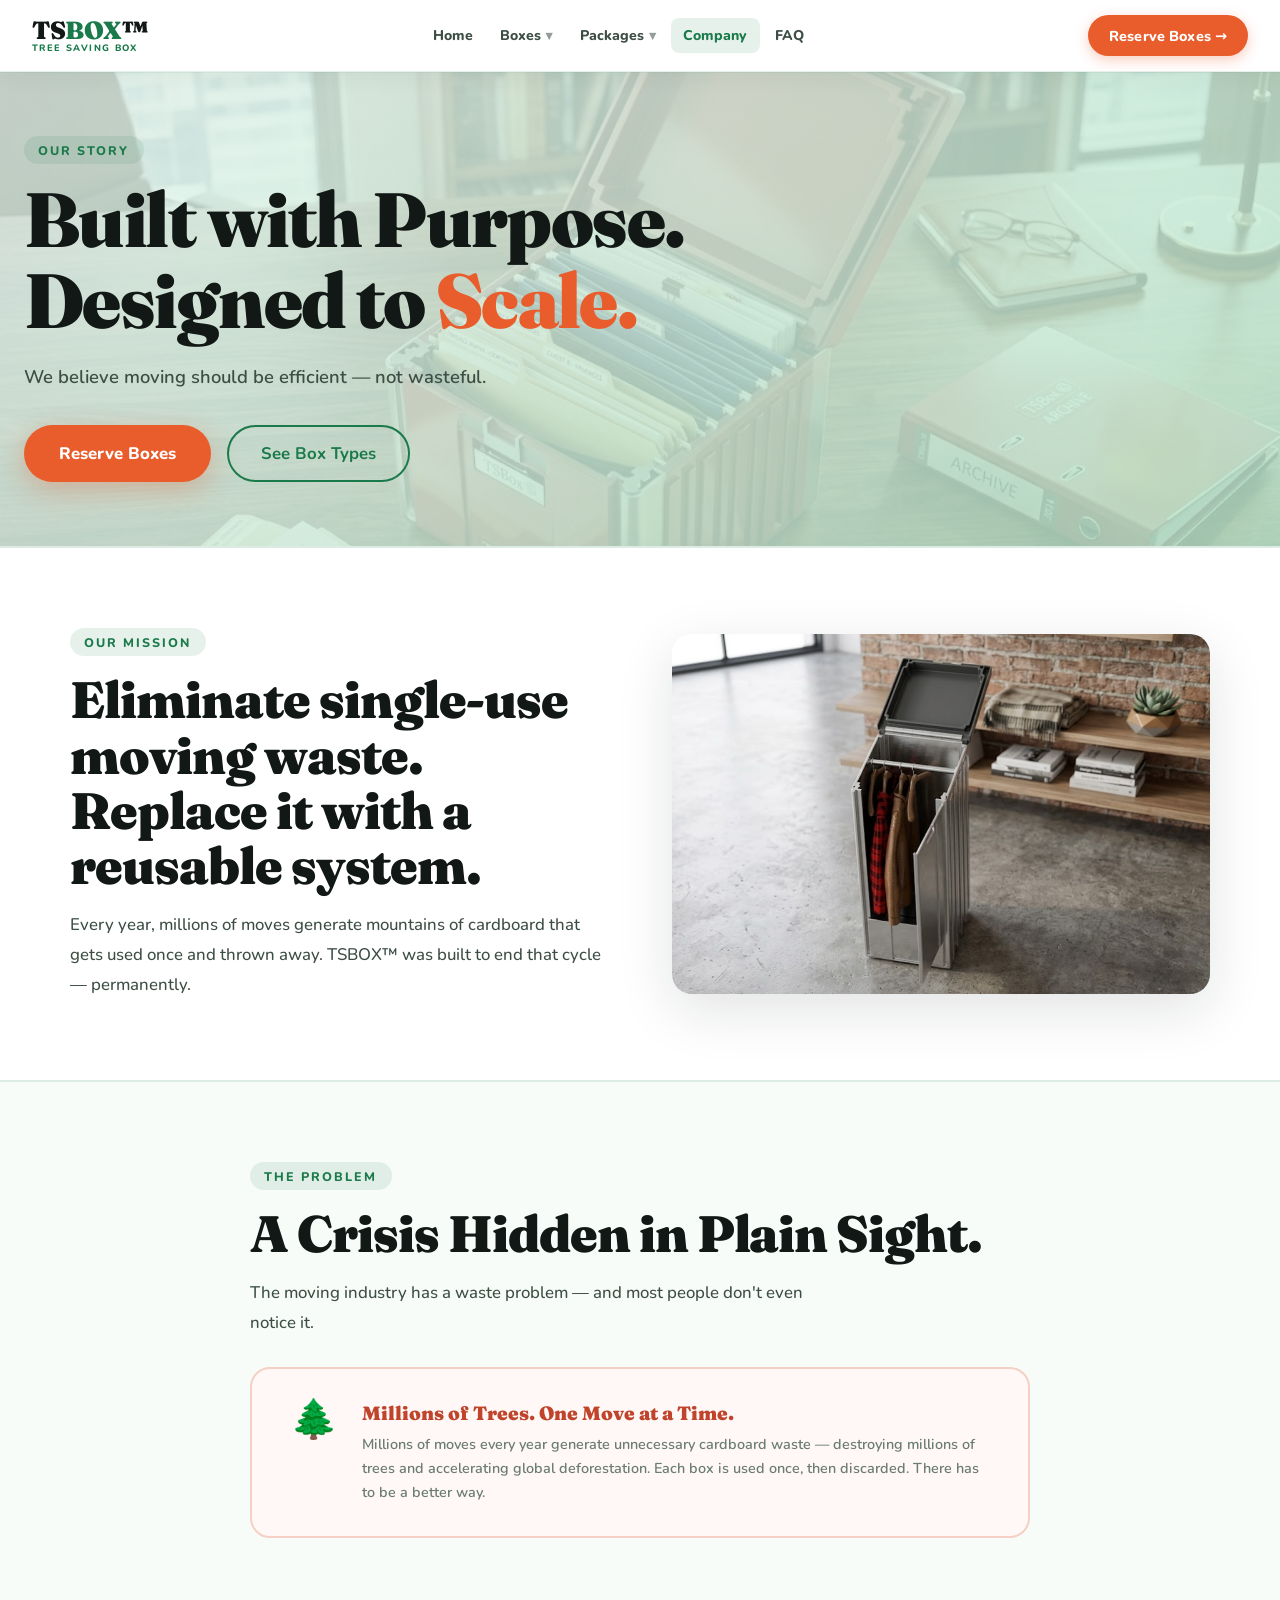
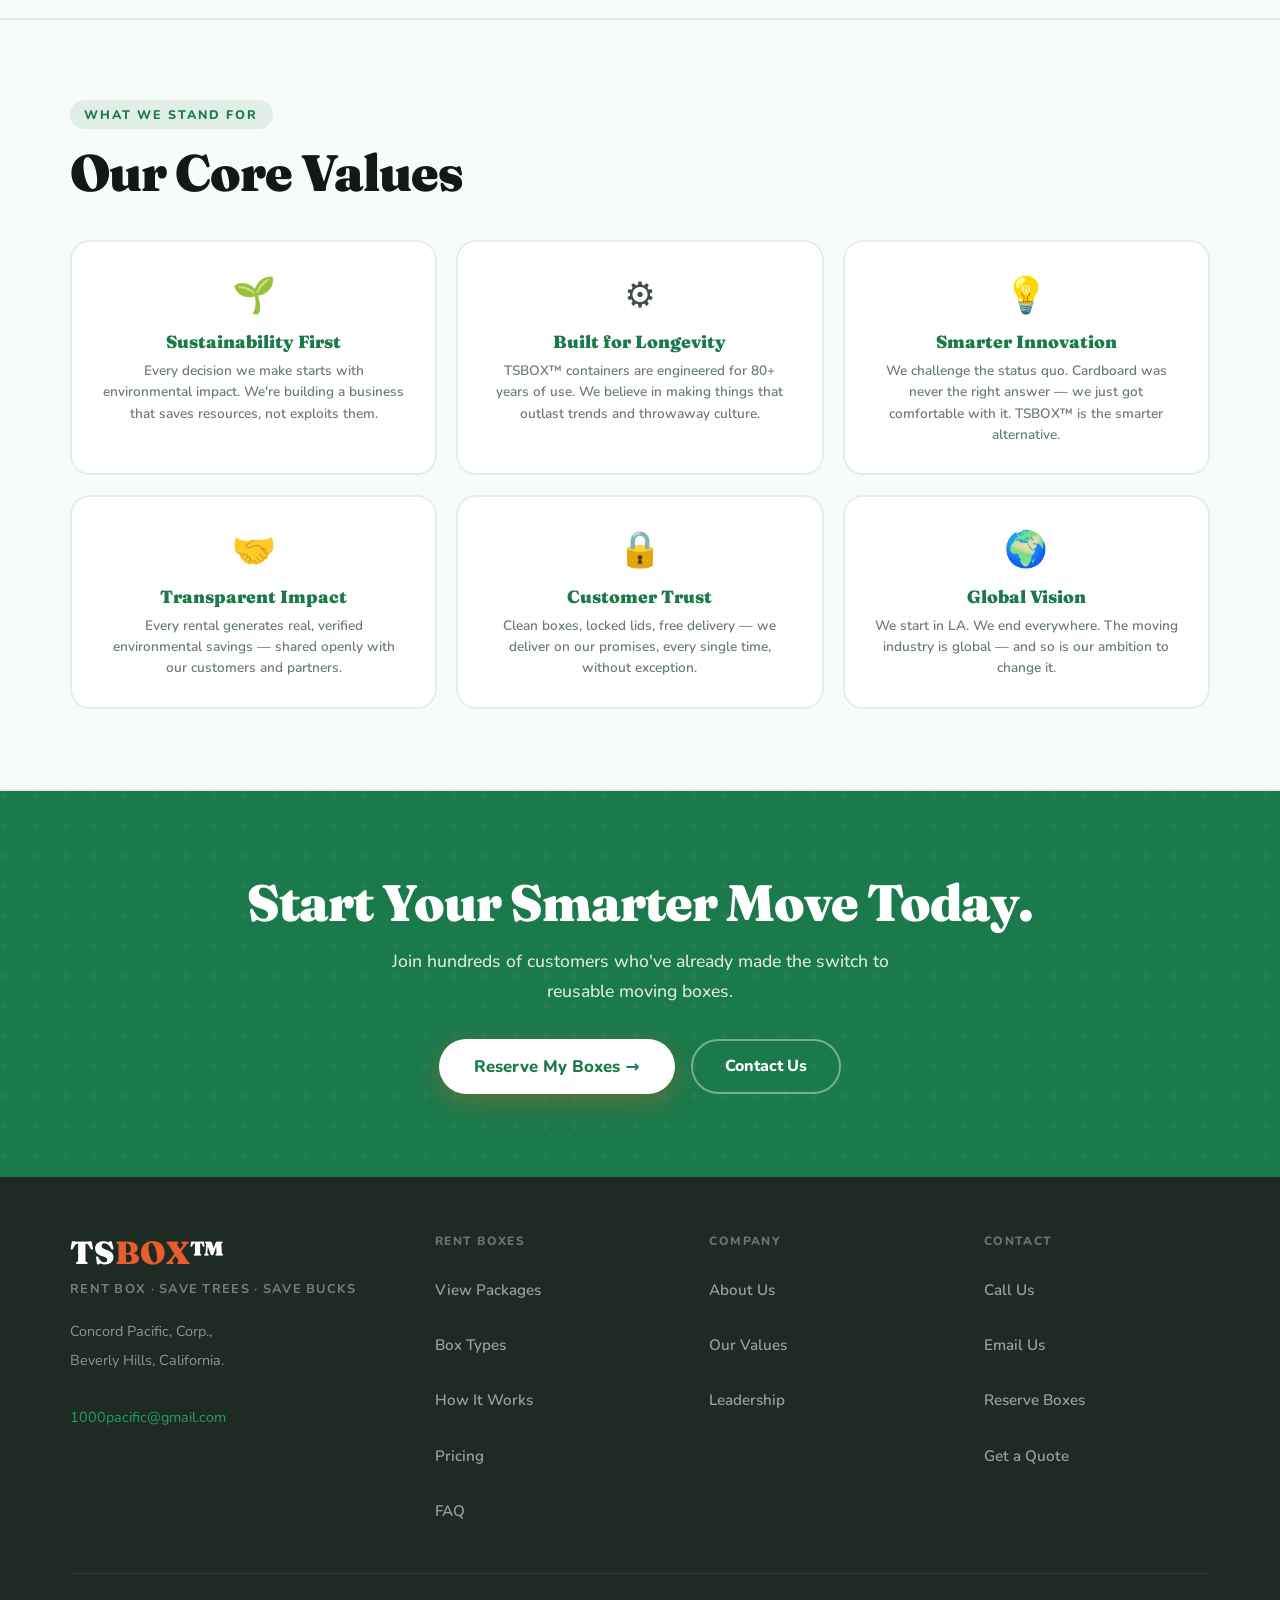
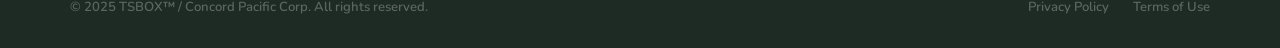
<file: about.html>
<!DOCTYPE html>
<html lang="en">
<head>
  <meta charset="UTF-8">
  <meta name="viewport" content="width=device-width, initial-scale=1.0">
  <title>About Us — TSBOX™</title>
  <link href="https://fonts.googleapis.com/css2?family=Nunito:wght@400;500;600;700;800;900&family=Fraunces:opsz,wght@9..144,400;9..144,600;9..144,700;9..144,900&display=swap" rel="stylesheet">
  <link rel="stylesheet" href="shared.css">
  <style>
    .problem-block{background:#FFF8F6;border:2px solid #F5D0C5;border-radius:var(--radius-lg);padding:2rem 2.4rem;display:flex;gap:1.5rem;align-items:flex-start;}
    .problem-icon{font-size:2.4rem;flex-shrink:0;line-height:1;}
    .problem-text h4{font-family:var(--serif);font-size:1.2rem;font-weight:900;color:#C0442B;margin-bottom:.5rem;}
    .problem-text p{font-size:.9rem;color:var(--muted);font-weight:600;line-height:1.65;}

    .founder-card{background:var(--white);border:2.5px solid var(--divider);border-radius:var(--radius-lg);padding:2.8rem;max-width:720px;margin:2.5rem auto 0;text-align:center;box-shadow:0 8px 40px rgba(26,122,74,.07);}
    .founder-init{width:88px;height:88px;border-radius:50%;background:var(--green);display:flex;align-items:center;justify-content:center;font-size:2rem;font-weight:900;color:#fff;margin:0 auto 1.2rem;font-family:var(--serif);}
    .founder-name{font-size:2.1rem;font-weight:900;color:var(--ink);font-family:var(--serif);}
    .founder-title{font-size:.75rem;letter-spacing:.14em;text-transform:uppercase;color:var(--green);font-weight:800;margin:.4rem 0 1.2rem;}
    .founder-bio{font-size:.92rem;color:var(--muted);line-height:1.7;font-weight:600;}
    .founder-quote{font-size:1.05rem;color:var(--body);font-style:italic;margin-top:1.2rem;font-weight:700;padding-top:1.2rem;border-top:2px solid var(--divider);}

    .values-grid{display:grid;grid-template-columns:repeat(3,1fr);gap:1.2rem;margin-top:2.5rem;}
    .val-card{background:var(--white);border:2px solid var(--divider);border-radius:var(--radius-lg);padding:1.8rem;text-align:center;transition:border-color .2s,transform .3s;}
    .val-card:hover{border-color:var(--green);transform:translateY(-3px);}
    .val-icon{font-size:2.2rem;margin-bottom:.8rem;}
    .val-card h3{font-family:var(--serif);font-size:1.1rem;font-weight:900;color:var(--green);margin-bottom:.5rem;}
    .val-card p{font-size:.85rem;color:var(--muted);font-weight:600;line-height:1.55;}

    .team-block{background:var(--white);border:2px solid var(--divider);border-radius:var(--radius-lg);padding:2.2rem 2.5rem;margin-top:2.5rem;}
    .team-block h3{font-family:var(--serif);font-size:1.15rem;font-weight:900;color:var(--ink);margin-bottom:.6rem;}
    .team-block p{font-size:.9rem;color:var(--muted);font-weight:600;line-height:1.65;}
    .team-roles{display:flex;flex-wrap:wrap;gap:.5rem;margin-top:1.2rem;}
    .team-role{font-size:.75rem;font-weight:800;color:var(--green);background:var(--green-bg);padding:.3rem .8rem;border-radius:100px;}

    .two-col-img{display:grid;grid-template-columns:1fr 1fr;gap:4rem;align-items:center;}
    .two-col-img img{width:100%;height:360px;object-fit:cover;border-radius:var(--radius-lg);box-shadow:0 16px 56px rgba(17,24,21,.12);display:block;}
    .two-col-img .img-ph{width:100%;height:360px;background:linear-gradient(135deg,#EFF8F3,#CCEEDE);border-radius:var(--radius-lg);display:flex;align-items:center;justify-content:center;font-size:5rem;}

    @media(max-width:900px){.two-col-img{grid-template-columns:1fr;gap:2rem;}.values-grid{grid-template-columns:1fr 1fr;}}
    @media(max-width:600px){.values-grid{grid-template-columns:1fr;}.problem-block{flex-direction:column;gap:1rem;}.founder-card{padding:1.8rem 1.2rem;}.team-block{padding:1.5rem 1.2rem;}}
    @media(max-width:480px){.founder-name{font-size:1.6rem;}.founder-bio{font-size:.85rem;}.values-grid{gap:.8rem;}}
  </style>
</head>
<body>

  <!-- 1. HERO -->
  <div class="page-hero" style="position:relative;overflow:hidden;">
    <div style="position:absolute;inset:0;background:url('img/22.png') center/cover no-repeat;opacity:.18;z-index:0;"></div>
    <div class="page-hero-inner" style="position:relative;z-index:2;">
      <div class="sec-eyebrow">Our Story</div>
      <h1>Built with Purpose.<br>Designed to <span style="color:var(--orange);">Scale.</span></h1>
      <p class="page-hero-sub">We believe moving should be efficient — not wasteful.</p>
      <div class="page-hero-btns">
        <a href="index.html#order" class="btn-primary">Reserve Boxes</a>
        <a href="solution.html" class="btn-outline">See Box Types</a>
      </div>
    </div>
  </div>

  <div class="divider"></div>

  <!-- 2. MISSION -->
  <section class="bg-white" id="mission">
    <div class="cont">
      <div class="two-col-img">
        <div class="reveal">
          <div class="sec-eyebrow">Our Mission</div>
          <h2 class="sec-title">Eliminate single-use moving waste. Replace it with a reusable system.</h2>
          <p class="sec-body">Every year, millions of moves generate mountains of cardboard that gets used once and thrown away. TSBOX™ was built to end that cycle — permanently.</p>
        </div>
        <div class="reveal">
          <img src="img/24.png" alt="TSBOX mission" onerror="this.style.display='none';this.nextElementSibling.style.display='flex'">
          <div class="img-ph" style="display:none;">🌿</div>
        </div>
      </div>
    </div>
  </section>

  <div class="divider"></div>

  <!-- 3. THE PROBLEM -->
  <section class="bg-cream" id="problem">
    <div class="cont" style="max-width:780px;">
      <div class="sec-eyebrow">The Problem</div>
      <h2 class="sec-title">A Crisis Hidden in Plain Sight.</h2>
      <p class="sec-body" style="margin-bottom:1.8rem;">The moving industry has a waste problem — and most people don't even notice it.</p>
      <div class="problem-block reveal">
        <div class="problem-icon">🌲</div>
        <div class="problem-text">
          <h4>Millions of Trees. One Move at a Time.</h4>
          <p>Millions of moves every year generate unnecessary cardboard waste — destroying millions of trees and accelerating global deforestation. Each box is used once, then discarded. There has to be a better way.</p>
        </div>
      </div>
    </div>
  </section> 

  <div class="divider"></div>

  <!-- 5. CORE VALUES -->
  <section class="bg-cream" id="values">
    <div class="cont">
      <div class="sec-eyebrow">What We Stand For</div>
      <h2 class="sec-title">Our Core Values</h2>
      <div class="values-grid">
        <div class="val-card reveal">
          <div class="val-icon">🌱</div>
          <h3>Sustainability First</h3>
          <p>Every decision we make starts with environmental impact. We're building a business that saves resources, not exploits them.</p>
        </div>
        <div class="val-card reveal">
          <div class="val-icon">⚙️</div>
          <h3>Built for Longevity</h3>
          <p>TSBOX™ containers are engineered for 80+ years of use. We believe in making things that outlast trends and throwaway culture.</p>
        </div>
        <div class="val-card reveal">
          <div class="val-icon">💡</div>
          <h3>Smarter Innovation</h3>
          <p>We challenge the status quo. Cardboard was never the right answer — we just got comfortable with it. TSBOX™ is the smarter alternative.</p>
        </div>
        <div class="val-card reveal">
          <div class="val-icon">🤝</div>
          <h3>Transparent Impact</h3>
          <p>Every rental generates real, verified environmental savings — shared openly with our customers and partners.</p>
        </div>
        <div class="val-card reveal">
          <div class="val-icon">🔒</div>
          <h3>Customer Trust</h3>
          <p>Clean boxes, locked lids, free delivery — we deliver on our promises, every single time, without exception.</p>
        </div>
        <div class="val-card reveal">
          <div class="val-icon">🌍</div>
          <h3>Global Vision</h3>
          <p>We start in LA. We end everywhere. The moving industry is global — and so is our ambition to change it.</p>
        </div>
      </div>
    </div>
  </section> 

  <div class="divider"></div>

  <!-- 7. CTA -->
  <section class="cta-strip">
    <h2>Start Your Smarter Move Today.</h2>
    <p>Join hundreds of customers who've already made the switch to reusable moving boxes.</p>
    <div style="display:flex;gap:1rem;justify-content:center;flex-wrap:wrap;">
      <a href="index.html#order" class="btn-primary" style="background:#fff;color:var(--green);">Reserve My Boxes →</a>
      <a href="mailto:1000pacific@gmail.com" style="display:inline-flex;align-items:center;gap:.5rem;border:2.5px solid rgba(255,255,255,.4);color:#fff;padding:.9rem 2rem;border-radius:100px;font-size:1rem;font-weight:800;">Contact Us</a>
    </div>
  </section>

  <script src="shared.js"></script>
</body>
</html>
</file>
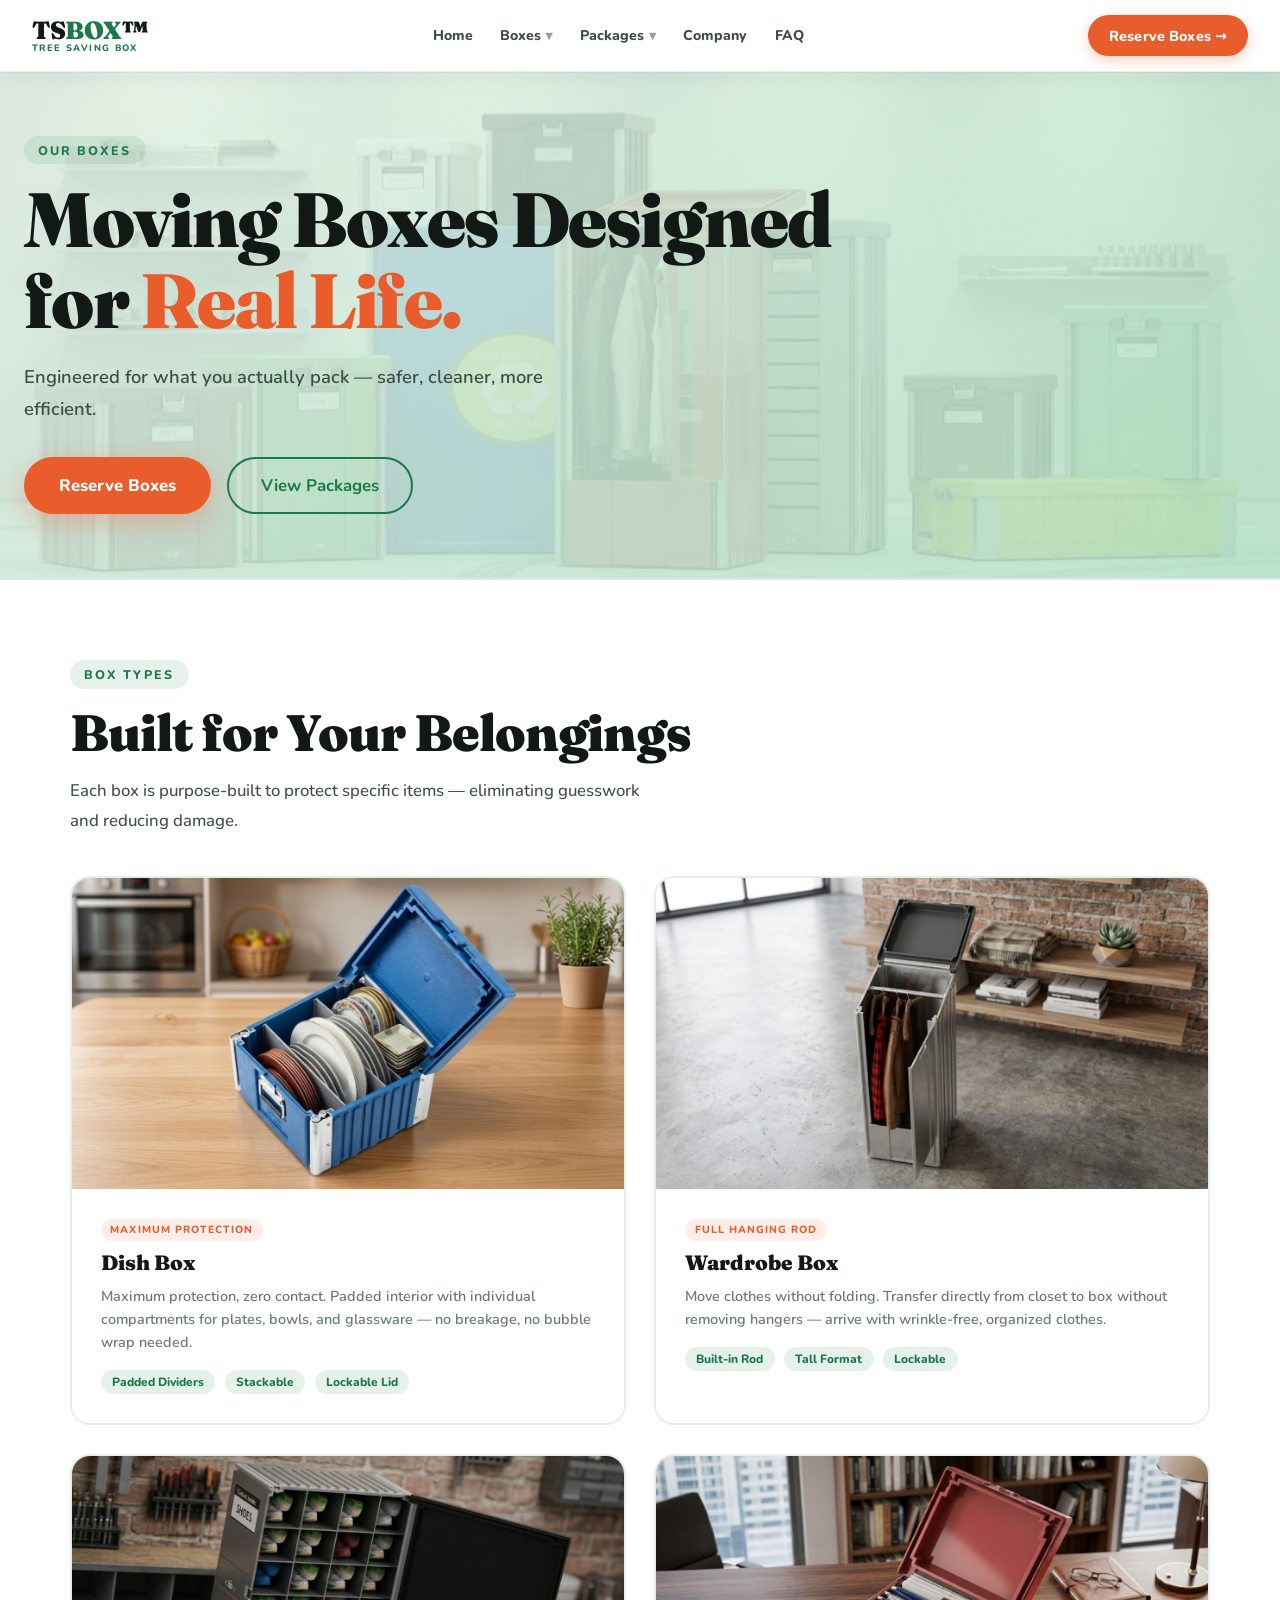
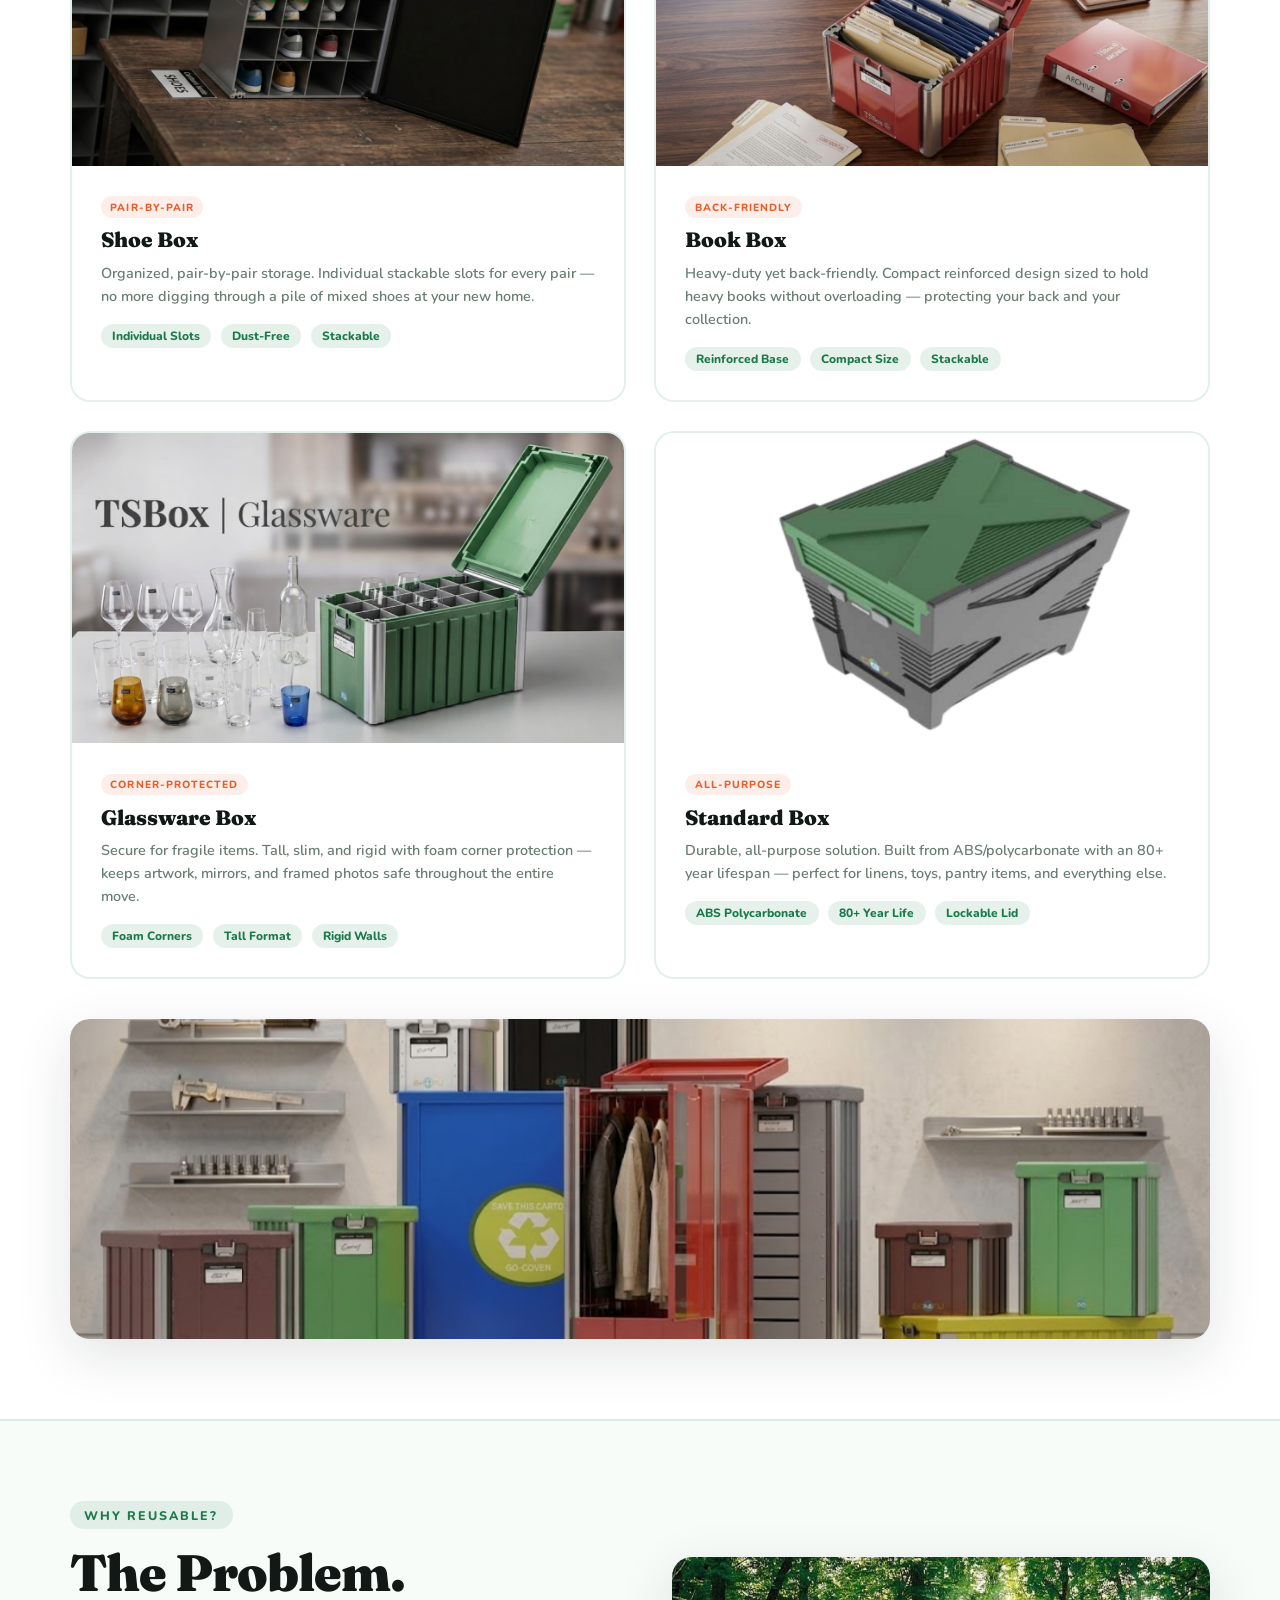
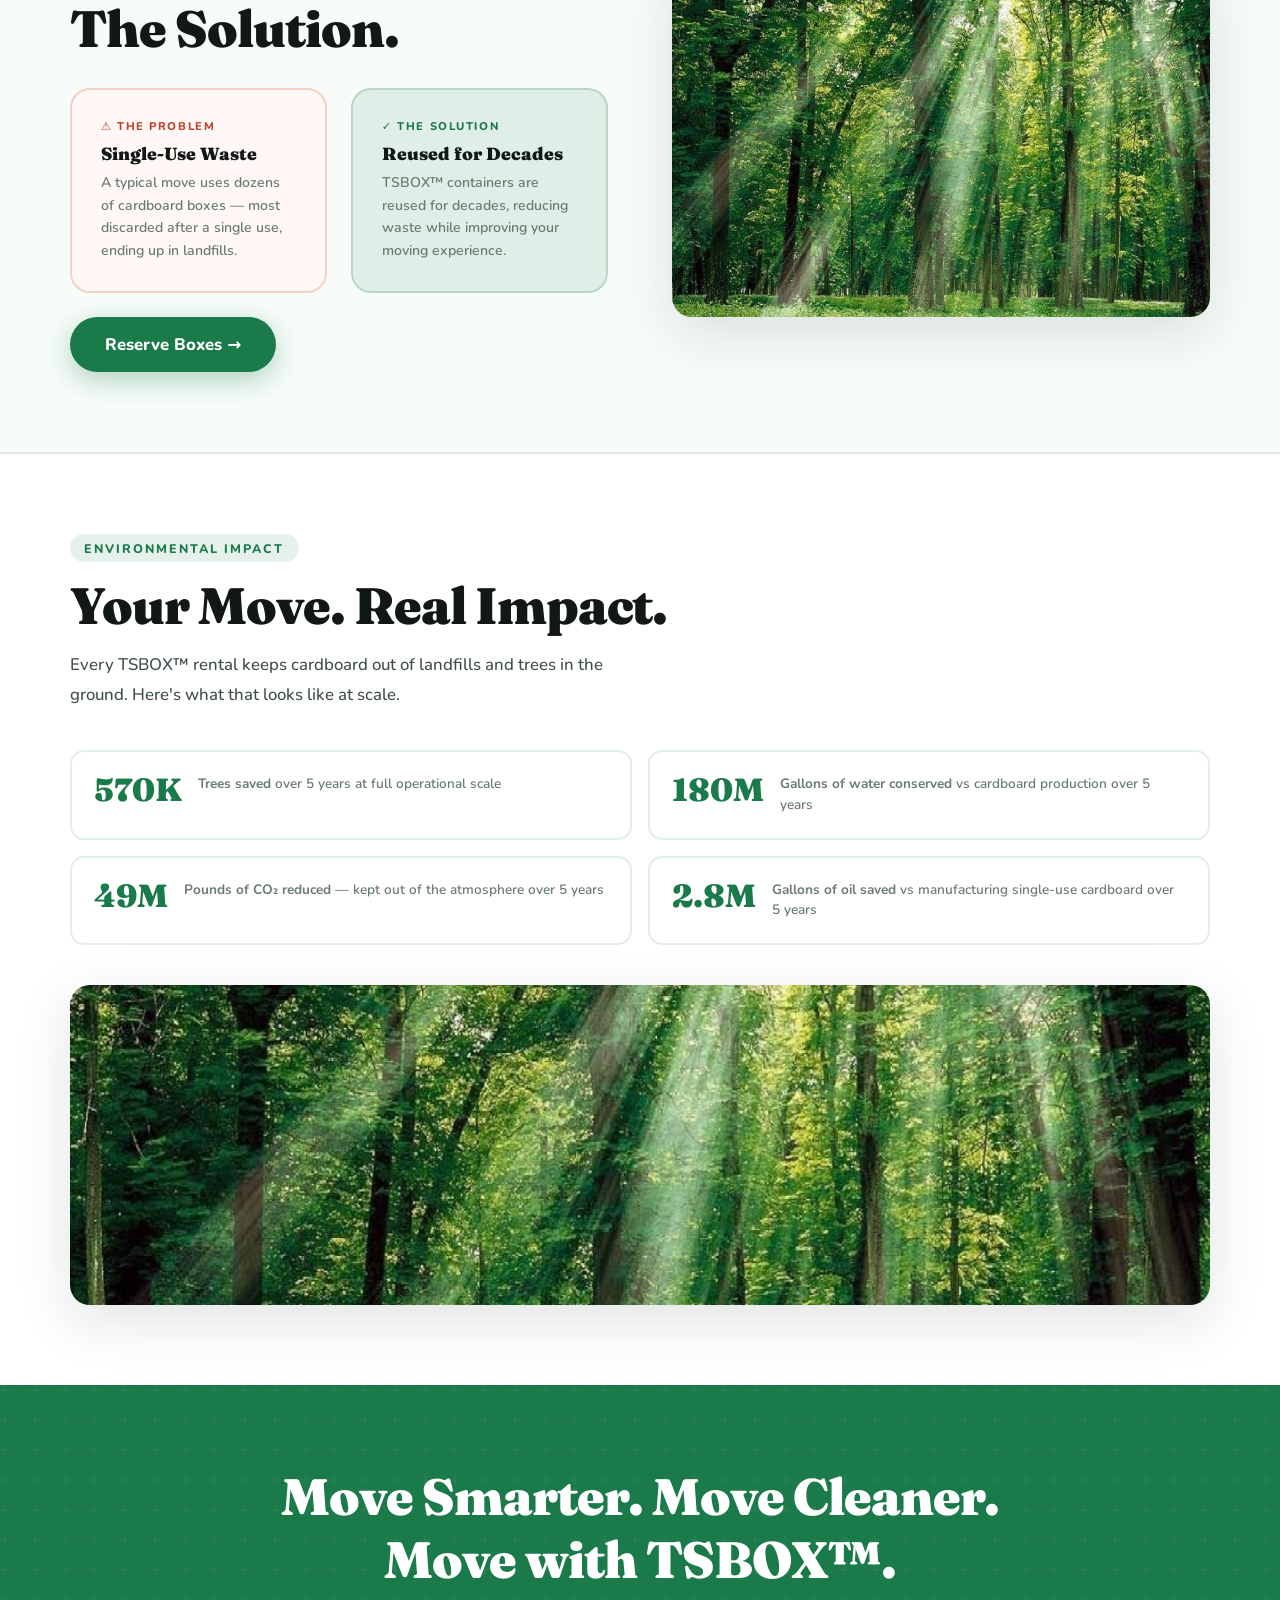
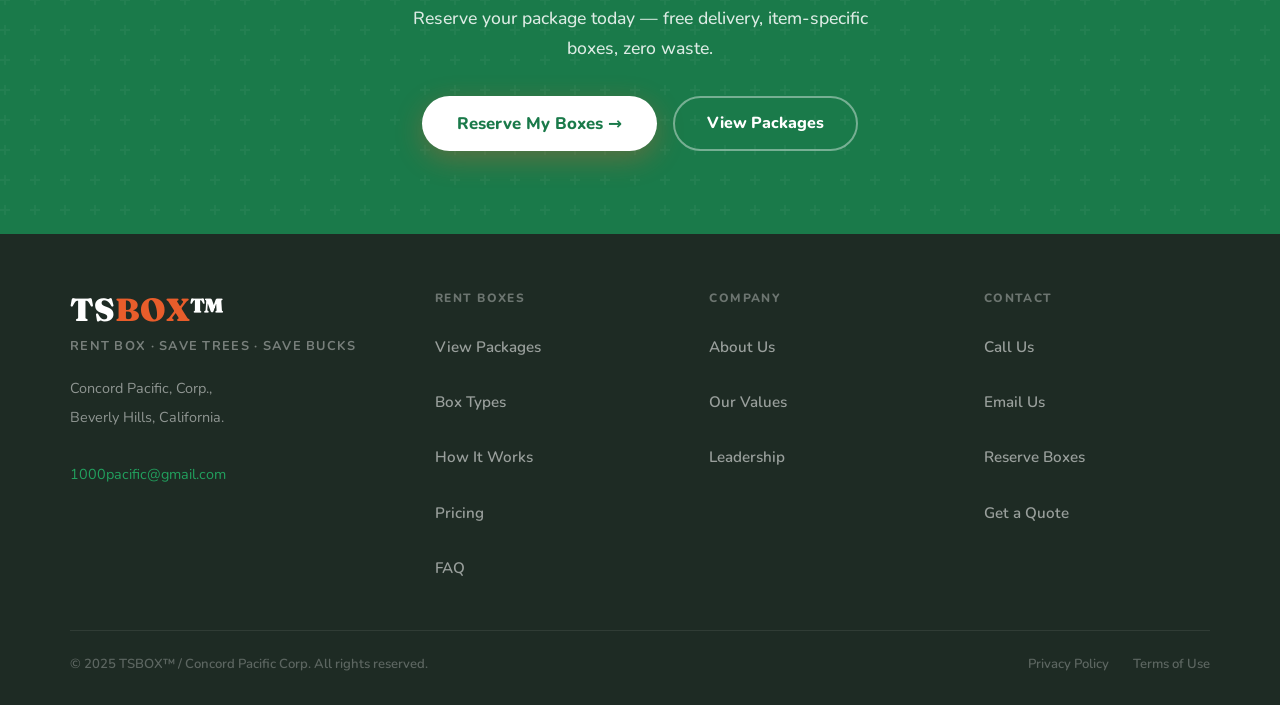
<file: solution.html>
<!DOCTYPE html>
<html lang="en">

<head>
  <meta charset="UTF-8">
  <meta name="viewport" content="width=device-width, initial-scale=1.0">
  <title>Box Types — TSBOX™</title>
  <link
    href="https://fonts.googleapis.com/css2?family=Nunito:wght@400;500;600;700;800;900&family=Fraunces:opsz,wght@9..144,400;9..144,600;9..144,700;9..144,900&display=swap"
    rel="stylesheet">
  <link rel="stylesheet" href="shared.css">
  <style>
    .boxes-grid {
      display: grid;
      grid-template-columns: repeat(2, 1fr);
      gap: 1.8rem;
      margin-top: 2.5rem;
    }

    .box-detail {
      background: var(--white);
      border: 2.5px solid var(--divider);
      border-radius: var(--radius-lg);
      overflow: hidden;
      transition: border-color .25s, transform .3s;
    }

    .box-detail:hover {
      border-color: var(--green);
      transform: translateY(-3px);
    }

    .box-detail-img {
      width: 100%;
      height: 200px;
      object-fit: cover;
      display: block;
    }

    .box-detail-ph {
      width: 100%;
      height: 200px;
      display: flex;
      align-items: center;
      justify-content: center;
      font-size: 3.5rem;
    }

    .box-detail-body {
      padding: 1.8rem;
    }

    .box-badge {
      font-size: .65rem;
      font-weight: 800;
      letter-spacing: .1em;
      text-transform: uppercase;
      color: var(--orange);
      background: var(--orange-bg);
      padding: .2rem .6rem;
      border-radius: 100px;
      display: inline-block;
      margin-bottom: .6rem;
    }

    .box-detail-body h3 {
      font-family: var(--serif);
      font-size: 1.3rem;
      font-weight: 900;
      color: var(--ink);
      margin-bottom: .6rem;
    }

    .box-detail-body p {
      font-size: .9rem;
      color: var(--muted);
      font-weight: 600;
      line-height: 1.6;
      margin-bottom: 1rem;
    }

    .box-specs {
      display: flex;
      gap: .6rem;
      flex-wrap: wrap;
    }

    .box-spec {
      font-size: .75rem;
      font-weight: 800;
      color: var(--green);
      background: var(--green-bg);
      padding: .25rem .7rem;
      border-radius: 100px;
    }

    .env-list {
      display: grid;
      grid-template-columns: repeat(2, 1fr);
      gap: 1rem;
      margin-top: 2.5rem;
    }

    .env-item {
      display: flex;
      gap: 1rem;
      align-items: flex-start;
      padding: 1.4rem;
      background: var(--white);
      border: 2px solid var(--divider);
      border-radius: var(--radius);
    }

    .env-num {
      font-family: var(--serif);
      font-size: 2rem;
      font-weight: 900;
      color: var(--green);
      line-height: 1;
      white-space: nowrap;
    }

    .env-text {
      font-size: .85rem;
      color: var(--muted);
      font-weight: 600;
      line-height: 1.5;
    }

    .photo-wide {
      width: 100%;
      height: 320px;
      object-fit: cover;
      border-radius: var(--radius-lg);
      display: block;
      margin-top: 2.5rem;
      box-shadow: 0 16px 56px rgba(17, 24, 21, .12);
    }

    .photo-wide-ph {
      width: 100%;
      height: 320px;
      background: linear-gradient(135deg, #EFF8F3, #CCEEDE);
      border-radius: var(--radius-lg);
      display: flex;
      align-items: center;
      justify-content: center;
      font-size: 5rem;
      margin-top: 2.5rem;
    }

    .two-col {
      display: grid;
      grid-template-columns: 1fr 1fr;
      gap: 4rem;
      align-items: center;
    }

    .two-col img {
      width: 100%;
      height: 360px;
      object-fit: cover;
      border-radius: var(--radius-lg);
      box-shadow: 0 16px 56px rgba(17, 24, 21, .12);
      display: block;
    }

    .two-col .img-ph {
      width: 100%;
      height: 360px;
      background: linear-gradient(135deg, #EFF8F3, #CCEEDE);
      border-radius: var(--radius-lg);
      display: flex;
      align-items: center;
      justify-content: center;
      font-size: 5rem;
    }

    .problem-solution {
      display: grid;
      grid-template-columns: 1fr 1fr;
      gap: 1.5rem;
      margin-top: 2rem;
    }

    .ps-card {
      padding: 1.8rem;
      border-radius: var(--radius-lg);
      border: 2px solid var(--divider);
    }

    .ps-card.problem {
      background: #FFF8F6;
      border-color: #F5D0C5;
    }

    .ps-card.solution {
      background: var(--green-bg);
      border-color: rgba(26, 122, 74, .2);
    }

    .ps-label {
      font-size: .7rem;
      font-weight: 800;
      letter-spacing: .14em;
      text-transform: uppercase;
      margin-bottom: .6rem;
    }

    .ps-card.problem .ps-label {
      color: #C0442B;
    }

    .ps-card.solution .ps-label {
      color: var(--green);
    }

    .ps-card h4 {
      font-family: var(--serif);
      font-size: 1.1rem;
      font-weight: 900;
      color: var(--ink);
      margin-bottom: .5rem;
    }

    .ps-card p {
      font-size: .88rem;
      color: var(--muted);
      font-weight: 600;
      line-height: 1.6;
    }

    @media(max-width:900px) {
      .boxes-grid { grid-template-columns: 1fr; }
      .two-col { grid-template-columns: 1fr; gap: 2rem; }
      .env-list { grid-template-columns: 1fr; }
      .problem-solution { grid-template-columns: 1fr; }
    }
    @media(max-width:600px) {
      .photo-wide { height: 220px; }
      .env-num { font-size: 1.5rem; }
    }
  </style>
</head>

<body>
  

  <!-- PAGE HERO -->
  <div class="page-hero" style="position:relative;overflow:hidden;">
    <div style="position:absolute;inset:0;background:url('img/28.png') center/cover no-repeat;opacity:.15;z-index:0;">
    </div>
    <div class="page-hero-inner" style="position:relative;z-index:2;">
      <div class="sec-eyebrow">Our Boxes</div>
      <h1>Moving Boxes Designed<br>for <span style="color:var(--orange);">Real Life.</span></h1>
      <p class="page-hero-sub">Engineered for what you actually pack — safer, cleaner, more efficient.</p>
      <div class="page-hero-btns">
        <a href="index.html#order" class="btn-primary">Reserve Boxes</a>
        <a href="index.html#packages" class="btn-outline">View Packages</a>
      </div>
    </div>
  </div>

  <div class="divider"></div>

  <!-- BOX TYPES -->
  <section class="bg-white">
    <div class="cont">
      <div class="sec-eyebrow">Box Types</div>
      <h2 class="sec-title">Built for Your Belongings</h2>
      <p class="sec-body">Each box is purpose-built to protect specific items — eliminating guesswork and reducing
        damage.</p>
      <div class="boxes-grid">

        <div class="box-detail reveal">
          <img src="img/23.png" alt="Dish Box"
            onerror="this.style.display='none';this.nextElementSibling.style.display='flex'">
          <div class="box-detail-body">
            <span class="box-badge">Maximum Protection</span>
            <h3>Dish Box</h3>
            <p>Maximum protection, zero contact. Padded interior with individual compartments for plates, bowls, and
              glassware — no breakage, no bubble wrap needed.</p>
            <div class="box-specs"><span class="box-spec">Padded Dividers</span><span
                class="box-spec">Stackable</span><span class="box-spec">Lockable Lid</span></div>
          </div>
        </div>

        <div class="box-detail reveal">
          <img src="img/24.png" alt="Wardrobe Box"
            onerror="this.style.display='none';this.nextElementSibling.style.display='flex'">
          <div class="box-detail-body">
            <span class="box-badge">Full Hanging Rod</span>
            <h3>Wardrobe Box</h3>
            <p>Move clothes without folding. Transfer directly from closet to box without removing hangers — arrive with
              wrinkle-free, organized clothes.</p>
            <div class="box-specs"><span class="box-spec">Built-in Rod</span><span class="box-spec">Tall
                Format</span><span class="box-spec">Lockable</span></div>
          </div>
        </div>

        <div class="box-detail reveal">
          <img src="img/25.png" alt="Shoe Box"
            onerror="this.style.display='none';this.nextElementSibling.style.display='flex'">
          <div class="box-detail-body">
            <span class="box-badge">Pair-by-Pair</span>
            <h3>Shoe Box</h3>
            <p>Organized, pair-by-pair storage. Individual stackable slots for every pair — no more digging through a
              pile of mixed shoes at your new home.</p>
            <div class="box-specs"><span class="box-spec">Individual Slots</span><span
                class="box-spec">Dust-Free</span><span class="box-spec">Stackable</span></div>
          </div>
        </div>

        <div class="box-detail reveal">
          <img src="img/22.png" alt="Book Box"
            onerror="this.style.display='none';this.nextElementSibling.style.display='flex'">
          <div class="box-detail-body">
            <span class="box-badge">Back-Friendly</span>
            <h3>Book Box</h3>
            <p>Heavy-duty yet back-friendly. Compact reinforced design sized to hold heavy books without overloading —
              protecting your back and your collection.</p>
            <div class="box-specs"><span class="box-spec">Reinforced Base</span><span class="box-spec">Compact
                Size</span><span class="box-spec">Stackable</span></div>
          </div>
        </div>

        <div class="box-detail reveal">
          <img src="img/21.png" alt="Glassware Box"
            onerror="this.style.display='none';this.nextElementSibling.style.display='flex'">
          <div class="box-detail-body">
            <span class="box-badge">Corner-Protected</span>
            <h3>Glassware Box</h3>
            <p>Secure for fragile items. Tall, slim, and rigid with foam corner protection — keeps artwork, mirrors, and
              framed photos safe throughout the entire move.</p>
            <div class="box-specs"><span class="box-spec">Foam Corners</span><span class="box-spec">Tall
                Format</span><span class="box-spec">Rigid Walls</span></div>
          </div>
        </div>

        <div class="box-detail reveal">
          <img src="img/9.png" alt="Standard Box"
            onerror="this.style.display='none';this.nextElementSibling.style.display='flex'">
          <div class="box-detail-body">
            <span class="box-badge">All-Purpose</span>
            <h3>Standard Box</h3>
            <p>Durable, all-purpose solution. Built from ABS/polycarbonate with an 80+ year lifespan — perfect for
              linens, toys, pantry items, and everything else.</p>
            <div class="box-specs"><span class="box-spec">ABS Polycarbonate</span><span class="box-spec">80+ Year
                Life</span><span class="box-spec">Lockable Lid</span></div>
          </div>
        </div>

      </div>

      <img src="img/28.png" alt="TSBOX product details" class="photo-wide reveal"
        onerror="this.style.display='none';this.nextElementSibling.style.display='flex'">
      <div class="photo-wide-ph" style="display:none;">📦</div>
    </div>
  </section>

  <div class="divider"></div>

  <!-- WHY REUSABLE -->
  <section class="bg-cream">
    <div class="cont">
      <div class="two-col">
        <div class="reveal">
          <div class="sec-eyebrow">Why Reusable?</div>
          <h2 class="sec-title">The Problem.<br>The Solution.</h2>
          <div class="problem-solution">
            <div class="ps-card problem">
              <div class="ps-label">⚠ The Problem</div>
              <h4>Single-Use Waste</h4>
              <p>A typical move uses dozens of cardboard boxes — most discarded after a single use, ending up in
                landfills.</p>
            </div>
            <div class="ps-card solution">
              <div class="ps-label">✓ The Solution</div>
              <h4>Reused for Decades</h4>
              <p>TSBOX™ containers are reused for decades, reducing waste while improving your moving experience.</p>
            </div>
          </div>
          <a href="index.html#order" class="btn-secondary" style="margin-top:1.5rem;display:inline-flex;">Reserve Boxes
            →</a>
        </div>
        <div class="reveal">
          <img src="img/2.png" alt="TSBOX reusable moving containers"
            onerror="this.style.display='none';this.nextElementSibling.style.display='flex'">
          <div class="img-ph" style="display:none;">🌱</div>
        </div>
      </div>
    </div>
  </section>

  <div class="divider"></div>

  <!-- ENVIRONMENTAL IMPACT -->
  <section class="bg-white">
    <div class="cont">
      <div class="sec-eyebrow">Environmental Impact</div>
      <h2 class="sec-title">Your Move. Real Impact.</h2>
      <p class="sec-body">Every TSBOX™ rental keeps cardboard out of landfills and trees in the ground. Here's what that
        looks like at scale.</p>
      <div class="env-list">
        <div class="env-item reveal">
          <div class="env-num">570K</div>
          <div class="env-text"><strong>Trees saved</strong> over 5 years at full operational scale</div>
        </div>
        <div class="env-item reveal">
          <div class="env-num">180M</div>
          <div class="env-text"><strong>Gallons of water conserved</strong> vs cardboard production over 5 years</div>
        </div>
        <div class="env-item reveal">
          <div class="env-num">49M</div>
          <div class="env-text"><strong>Pounds of CO₂ reduced</strong> — kept out of the atmosphere over 5 years</div>
        </div>
        <div class="env-item reveal">
          <div class="env-num">2.8M</div>
          <div class="env-text"><strong>Gallons of oil saved</strong> vs manufacturing single-use cardboard over 5 years
          </div>
        </div>
      </div>
      <img src="img/20.png" alt="Forest preservation through TSBOX" class="photo-wide"
        onerror="this.style.display='none'">
    </div>
  </section>

  <!-- FINAL CTA -->
  <section class="cta-strip">
    <h2>Move Smarter. Move Cleaner.<br>Move with TSBOX™.</h2>
    <p>Reserve your package today — free delivery, item-specific boxes, zero waste.</p>
    <div style="display:flex;gap:1rem;justify-content:center;flex-wrap:wrap;">
      <a href="index.html#order" class="btn-primary" style="background:#fff;color:var(--green);">Reserve My Boxes →</a>
      <a href="index.html#packages"
        style="display:inline-flex;align-items:center;border:2.5px solid rgba(255,255,255,.4);color:#fff;padding:.9rem 2rem;border-radius:100px;font-size:1rem;font-weight:800;">View
        Packages</a>
    </div>
  </section>

  <script src="shared.js"></script>
</body>

</html>
</file>
<file: shared.css>
/* ─── TSBOX™ DESIGN SYSTEM ─── */
@import url('https://fonts.googleapis.com/css2?family=Nunito:wght@400;500;600;700;800;900&family=Fraunces:opsz,wght@9..144,400;9..144,600;9..144,700;9..144,900&display=swap');

:root {
  --green:      #1A7A4A;
  --green-lt:   #22A05E;
  --green-dk:   #125534;
  --green-bg:   rgba(26,122,74,.1);
  --orange:     #E85D2B;
  --orange-lt:  #FF7342;
  --orange-bg:  rgba(232,93,43,.1);
  --sky:        #2873C4;
  --ink:        #111815;
  --ink2:       #1E2B24;
  --body:       #3D4E44;
  --muted:      #6B7D73;
  --divider:    rgba(26,122,74,.12);
  --cream:      #F7FCF9;
  --white:      #FFFFFF;
  --serif:      'Fraunces', Georgia, serif;
  --sans:       'Nunito', system-ui, sans-serif;
  --nav-h:      72px;
  --radius:     14px;
  --radius-lg:  20px;
  --section-pad: 5rem 1.5rem;
  --max-w:      1140px;
}

*, *::before, *::after { box-sizing: border-box; margin: 0; padding: 0; }
html { 
  scroll-behavior: smooth; 
  font-size: 16px; 
  overflow-x: hidden; /* Added */
  width: 100%;        /* Added */
}
body {
  font-family: var(--sans);
  background: var(--cream);
  color: var(--body);
  overflow-x: hidden; /* Enforces strict clipping */
  width: 100%;        /* Keeps body strictly to viewport width */
  position: relative; /* Added for overflow stability */
  -webkit-font-smoothing: antialiased;
  padding-top: var(--nav-h);
}
body.drawer-open { overflow: hidden; }
img { display: block; max-width: 100%; }
a { text-decoration: none; }
::-webkit-scrollbar { width: 6px; }
::-webkit-scrollbar-track { background: var(--cream); }
::-webkit-scrollbar-thumb { background: var(--green-lt); border-radius: 3px; }

/* ═══════════════════════════
   NAV
═══════════════════════════ */
#tsbox-nav {
  position: fixed; top: 0; left: 0; right: 0; z-index: 9000;
  height: var(--nav-h);
  display: flex; align-items: center; justify-content: space-between;
  padding: 0 2rem;
  background: rgba(255,255,255,.98);
  border-bottom: 1.5px solid rgba(26,122,74,.1);
  backdrop-filter: blur(20px);
  -webkit-backdrop-filter: blur(20px);
  box-shadow: 0 1px 0 rgba(26,122,74,.06), 0 4px 24px rgba(17,24,21,.05);
  gap: 1rem;
}

/* Drawer backdrop overlay */
#nav-backdrop {
  display: none;
  position: fixed;
  inset: 0;
  top: var(--nav-h);
  background: rgba(17,24,21,.45);
  z-index: 8800;
  backdrop-filter: blur(2px);
  -webkit-backdrop-filter: blur(2px);
  opacity: 0;
  transition: opacity .3s;
}
#nav-backdrop.visible {
  opacity: 1;
}

/* Logo */
.nav-logo-wrap {
  display: flex; flex-direction: column; line-height: 1;
  text-decoration: none; flex-shrink: 0;
}
.nav-logo-name {
  font-family: var(--serif);
  font-size: 1.55rem; font-weight: 900;
  color: var(--ink); letter-spacing: -.02em;
}
.nav-logo-name span { color: var(--green); }
.nav-logo-sub {
  font-size: .58rem; font-weight: 800;
  letter-spacing: .15em; text-transform: uppercase;
  color: var(--green); margin-top: .1rem;
}

/* Desktop links */
.nav-links {
  display: flex; align-items: center;
  gap: .1rem; list-style: none; flex: 1;
  justify-content: center;
}
.nav-links li { position: relative; }
.nav-links a,
.nav-drop-btn {
  display: flex; align-items: center; gap: .3rem;
  padding: .5rem .8rem;
  font-family: var(--sans);
  font-size: .88rem; font-weight: 800;
  color: var(--body);
  border: none; background: none; cursor: pointer;
  border-radius: 8px; text-decoration: none;
  transition: color .2s, background .2s;
  white-space: nowrap;
}
.nav-links a:hover,
.nav-drop-btn:hover,
.nav-links a.active {
  color: var(--green); background: var(--green-bg);
}
.chevron {
  font-size: .6rem; opacity: .55;
  transition: transform .2s;
}
.has-dropdown.drop-open .chevron { transform: rotate(180deg); }

/* Desktop dropdowns */
.dropdown-menu {
  display: none;
  position: absolute; top: calc(100% + 6px); left: 0;
  background: #fff;
  border: 2px solid var(--divider);
  border-radius: 14px;
  box-shadow: 0 16px 48px rgba(17,24,21,.13);
  min-width: 210px; padding: .5rem; z-index: 9100;
  flex-direction: column;
}
.has-dropdown.drop-open .dropdown-menu { display: flex; }
.dropdown-menu a {
  padding: .65rem 1rem;
  font-size: .87rem; font-weight: 700;
  color: var(--body); border-radius: 8px;
  display: block; white-space: nowrap;
}
.dropdown-menu a:hover { background: var(--green-bg); color: var(--green); }

/* Nav right */
.nav-right {
  display: flex; align-items: center; gap: .8rem; flex-shrink: 0;
}
.nav-cta {
  background: var(--orange); color: #fff;
  padding: .65rem 1.3rem; border-radius: 100px;
  font-size: .9rem; font-weight: 800;
  letter-spacing: .01em; white-space: nowrap;
  box-shadow: 0 4px 14px rgba(232,93,43,.3);
  transition: background .2s, transform .15s;
  -webkit-tap-highlight-color: transparent;
}
.nav-cta:hover { background: var(--orange-lt); transform: translateY(-1px); }

/* Hamburger */
.nav-hamburger {
  display: none; flex-direction: column;
  justify-content: center; align-items: center; gap: 5px;
  width: 48px; height: 48px;
  cursor: pointer; background: none; border: none;
  padding: .4rem; border-radius: 10px;
  transition: background .2s;
  -webkit-tap-highlight-color: transparent;
}
.nav-hamburger:hover,
.nav-hamburger:focus { background: var(--green-bg); outline: none; }
.nav-hamburger span {
  display: block; width: 24px; height: 2.5px;
  background: var(--ink); border-radius: 2px;
  transition: all .3s cubic-bezier(.16,1,.3,1);
  transform-origin: center;
}
.nav-hamburger.open span:nth-child(1) { transform: translateY(7.5px) rotate(45deg); }
.nav-hamburger.open span:nth-child(2) { opacity: 0; transform: scaleX(0); }
.nav-hamburger.open span:nth-child(3) { transform: translateY(-7.5px) rotate(-45deg); }

/* ─── Mobile Drawer ─── */
.mobile-drawer {
  display: flex;
  flex-direction: column;
  position: fixed;
  top: var(--nav-h); right: 0;
  height: calc(100vh - var(--nav-h));
  width: min(320px, 88vw);
  background: #fff;
  overflow-y: auto;
  -webkit-overflow-scrolling: touch;
  padding: 1rem 1rem 5rem;
  gap: 2px;
  z-index: 8900;
  transform: translateX(100%);
  visibility: hidden;
  pointer-events: none;
  transition: transform .32s cubic-bezier(.16,1,.3,1), visibility .32s;
  box-shadow: -8px 0 40px rgba(17,24,21,.12);
  border-left: 1.5px solid rgba(26,122,74,.08);
}
.mobile-drawer.open {
  transform: translateX(0);
  visibility: visible;
  pointer-events: auto;
}

/* Plain links in drawer */
.mobile-drawer .mob-link,
.mobile-drawer > a:not(.mob-cta) {
  display: flex; align-items: center;
  padding: .9rem 1rem;
  font-size: 1.05rem; font-weight: 700; color: var(--body);
  border-radius: 12px;
  min-height: 52px;
  transition: background .18s, color .18s;
  -webkit-tap-highlight-color: transparent;
}
.mobile-drawer .mob-link:hover,
.mobile-drawer .mob-link:active,
.mobile-drawer > a:not(.mob-cta):hover { background: var(--green-bg); color: var(--green); }

/* ─── Accordion sections ─── */
.mob-accordion {
  border-radius: 12px;
  overflow: hidden;
  border: 1.5px solid transparent;
  transition: border-color .2s;
}
.mob-accordion.mob-acc-open {
  border-color: var(--divider);
  background: var(--cream);
}

.mob-acc-btn {
  width: 100%;
  display: flex; align-items: center; justify-content: space-between;
  padding: .9rem 1rem;
  font-family: var(--sans);
  font-size: 1.05rem; font-weight: 800; color: var(--body);
  background: none; border: none; cursor: pointer;
  border-radius: 12px;
  min-height: 52px;
  transition: background .18s, color .18s;
  -webkit-tap-highlight-color: transparent;
  text-align: left;
}
.mob-acc-btn:hover,
.mob-acc-btn:active { background: var(--green-bg); color: var(--green); }
.mob-accordion.mob-acc-open .mob-acc-btn {
  color: var(--green);
  background: var(--green-bg);
  border-radius: 12px 12px 0 0;
}

.mob-acc-chevron {
  font-size: .65rem; opacity: .5;
  transition: transform .25s cubic-bezier(.16,1,.3,1);
  flex-shrink: 0;
}
.mob-accordion.mob-acc-open .mob-acc-chevron {
  transform: rotate(180deg);
  opacity: 1;
}

/* Accordion panel */
.mob-acc-panel {
  max-height: 0;
  overflow: hidden;
  transition: max-height .3s cubic-bezier(.16,1,.3,1);
  display: flex; flex-direction: column;
}
.mob-accordion.mob-acc-open .mob-acc-panel {
  max-height: 500px;
}
.mob-acc-panel a {
  display: flex; align-items: center;
  padding: .75rem 1.2rem .75rem 1.5rem;
  font-size: .98rem; font-weight: 600; color: var(--muted);
  min-height: 48px;
  transition: background .15s, color .15s;
  border-top: 1px solid var(--divider);
  -webkit-tap-highlight-color: transparent;
}
.mob-acc-panel a:hover,
.mob-acc-panel a:active {
  background: rgba(26,122,74,.06);
  color: var(--green);
}

/* CTA button in drawer */
.mob-cta {
  display: flex !important;
  justify-content: center !important;
  align-items: center !important;
  margin-top: 1rem !important;
  background: var(--orange) !important;
  color: #fff !important;
  padding: 1.1rem 1.5rem !important;
  border-radius: 100px !important;
  font-size: 1.1rem !important;
  font-weight: 900 !important;
  min-height: 56px !important;
  box-shadow: 0 6px 20px rgba(232,93,43,.3) !important;
  -webkit-tap-highlight-color: transparent !important;
}

/* ═══════════════════════════
   LAYOUT
═══════════════════════════ */
section { padding: var(--section-pad); }
.cont { max-width: var(--max-w); margin: 0 auto; }
.bg-white { background: var(--white); }
.bg-cream { background: var(--cream); }
.bg-green { background: var(--green); }
.divider { height: 2px; background: var(--divider); }

.sec-eyebrow {
  display: inline-block;
  font-size: .78rem; font-weight: 800;
  letter-spacing: .16em; text-transform: uppercase;
  color: var(--green); background: var(--green-bg);
  padding: .35rem .9rem; border-radius: 100px;
  margin-bottom: 1rem;
}
.sec-title {
  font-family: var(--serif);
  font-size: clamp(1.9rem, 4vw, 3.4rem);
  line-height: 1.08; color: var(--ink);
  font-weight: 900; letter-spacing: -.02em;
  margin-bottom: 1rem;
}
.sec-body {
  font-size: 1.05rem; color: var(--body);
  line-height: 1.8; font-weight: 500;
  max-width: 580px;
}

/* ═══════════════════════════
   BUTTONS
═══════════════════════════ */
.btn-primary {
  display: inline-flex; align-items: center; gap: .5rem;
  background: var(--orange); color: #fff;
  padding: 1rem 2.2rem; border-radius: 100px;
  font-size: 1.05rem; font-weight: 800;
  min-height: 52px;
  box-shadow: 0 8px 28px rgba(232,93,43,.32);
  transition: all .25s cubic-bezier(.16,1,.3,1);
  -webkit-tap-highlight-color: transparent;
}
.btn-primary:hover { background: var(--orange-lt); transform: translateY(-2px); box-shadow: 0 14px 40px rgba(232,93,43,.42); }

.btn-secondary {
  display: inline-flex; align-items: center; gap: .5rem;
  background: var(--green); color: #fff;
  padding: 1rem 2.2rem; border-radius: 100px;
  font-size: 1.05rem; font-weight: 800;
  min-height: 52px;
  box-shadow: 0 8px 28px rgba(26,122,74,.32);
  transition: all .25s cubic-bezier(.16,1,.3,1);
  -webkit-tap-highlight-color: transparent;
}
.btn-secondary:hover { background: var(--green-lt); transform: translateY(-2px); }

.btn-outline {
  display: inline-flex; align-items: center; gap: .5rem;
  border: 2.5px solid var(--green); color: var(--green);
  padding: .95rem 2rem; border-radius: 100px;
  font-size: 1.05rem; font-weight: 700; background: transparent;
  min-height: 52px;
  transition: all .2s;
  -webkit-tap-highlight-color: transparent;
}
.btn-outline:hover { background: var(--green); color: #fff; }

/* ═══════════════════════════
   PAGE HERO (subpages)
═══════════════════════════ */
.page-hero {
  padding: 4rem 1.5rem 4rem;
  background: linear-gradient(145deg, #E8F7EE 0%, #D1F0DF 50%, #BBEAD0 100%);
  position: relative; overflow: hidden;
}
.page-hero-inner { max-width: var(--max-w); position: relative; z-index: 2; }
.page-hero h1 {
  font-family: var(--serif);
  font-size: clamp(2.2rem, 6vw, 5rem);
  font-weight: 900; color: var(--ink);
  letter-spacing: -.02em; line-height: 1.05;
  margin-bottom: 1.2rem;
}
.page-hero-sub {
  font-size: 1.15rem; color: var(--body);
  max-width: 540px; line-height: 1.75;
  font-weight: 600; margin-bottom: 2rem;
}
.page-hero-btns { display: flex; gap: 1rem; flex-wrap: wrap; }

/* ═══════════════════════════
   CTA STRIP
═══════════════════════════ */
.cta-strip {
  background: var(--green);
  padding: 5rem 1.5rem;
  text-align: center;
  position: relative; overflow: hidden;
}
.cta-strip::before {
  content: '';
  position: absolute; inset: 0;
  background: url("data:image/svg+xml,%3Csvg width='60' height='60' viewBox='0 0 60 60' xmlns='http://www.w3.org/2000/svg'%3E%3Cg fill='none' fill-rule='evenodd'%3E%3Cg fill='%23ffffff' fill-opacity='0.04'%3E%3Cpath d='M36 34v-4h-2v4h-4v2h4v4h2v-4h4v-2h-4zm0-30V0h-2v4h-4v2h4v4h2V6h4V4h-4zM6 34v-4H4v4H0v2h4v4h2v-4h4v-2H6zM6 4V0H4v4H0v2h4v4h2V6h4V4H6z'/%3E%3C/g%3E%3C/g%3E%3C/svg%3E");
}
.cta-strip > * { position: relative; z-index: 1; }
.cta-strip h2 {
  font-family: var(--serif);
  font-size: clamp(1.8rem, 4vw, 3.5rem);
  color: #fff; font-weight: 900;
  margin-bottom: .8rem; letter-spacing: -.02em;
}
.cta-strip p {
  font-size: 1.1rem; color: rgba(255,255,255,.85);
  max-width: 500px; margin: 0 auto 2rem;
  font-weight: 500; line-height: 1.7;
}

/* ═══════════════════════════
   FOOTER
═══════════════════════════ */
footer {
  background: var(--ink2);
  padding: 3.5rem 1.5rem 2rem;
  border-top: 3px solid var(--green);
}
.footer-inner {
  max-width: var(--max-w); margin: 0 auto;
  display: grid;
  grid-template-columns: 1.4fr 1fr 1fr 1fr;
  gap: 3rem;
  padding-bottom: 2.5rem;
  border-bottom: 1px solid rgba(255,255,255,.08);
}
.f-logo { font-family: var(--serif); font-size: 2rem; font-weight: 900; color: #fff; }
.f-logo span { color: var(--orange); }
.f-tagline {
  font-size: .8rem; font-weight: 700;
  letter-spacing: .1em; text-transform: uppercase;
  color: rgba(255,255,255,.4); margin: .5rem 0 1.2rem;
}
.f-addr { font-size: .9rem; color: rgba(255,255,255,.5); line-height: 2; }
.f-addr a { color: var(--green-lt); }
.f-col h4 {
  font-size: .75rem; letter-spacing: .12em; text-transform: uppercase;
  color: rgba(255,255,255,.35); font-weight: 800; margin-bottom: 1.2rem;
}
.f-col ul { list-style: none; display: flex; flex-direction: column; gap: .7rem; }
.f-col ul a {
  font-size: .95rem; color: rgba(255,255,255,.55); font-weight: 600;
  transition: color .2s;
  min-height: 44px; display: flex; align-items: center;
}
.f-col ul a:hover { color: #fff; }
.f-bottom {
  max-width: var(--max-w); margin: 1.5rem auto 0;
  display: flex; justify-content: space-between; align-items: center;
  flex-wrap: wrap; gap: 1rem;
}
.f-copy { font-size: .82rem; color: rgba(255,255,255,.28); font-weight: 600; }
.f-legal { display: flex; gap: 1.5rem; }
.f-legal a { font-size: .82rem; color: rgba(255,255,255,.28); font-weight: 600; }
.f-legal a:hover { color: rgba(255,255,255,.6); }

/* ═══════════════════════════
   ANIMATIONS
═══════════════════════════ */
@keyframes fadeUp { from { opacity: 0; transform: translateY(24px); } to { opacity: 1; transform: translateY(0); } }
@keyframes fadeIn { from { opacity: 0; } to { opacity: 1; } }
.reveal { opacity: 0; transform: translateY(20px); transition: opacity .6s ease, transform .6s cubic-bezier(.16,1,.3,1); }
.revealed { opacity: 1 !important; transform: translateY(0) !important; }

/* ═══════════════════════════
   TABLET (≤1024px)
═══════════════════════════ */
@media (max-width: 1024px) {
  .footer-inner { grid-template-columns: 1fr 1fr; gap: 2rem; }
  #tsbox-nav { padding: 0 1.5rem; }
  .nav-links a, .nav-drop-btn { font-size: .82rem; padding: .5rem .65rem; }
}

/* ═══════════════════════════
   MOBILE (≤768px)
═══════════════════════════ */
@media (max-width: 768px) {
  :root { --section-pad: 3.5rem 1.2rem; --nav-h: 64px; }

  /* Nav */
  .nav-links { display: none !important; }
  .nav-hamburger { display: flex !important; }
  /* Keep CTA visible on mobile — it's the #1 conversion action */
  .nav-cta {
    display: inline-flex !important;
    font-size: .8rem;
    padding: .55rem 1rem;
    min-height: 38px;
  }
  #tsbox-nav { padding: 0 1rem; gap: .5rem; }

  /* Page hero */
  .page-hero { padding: 3rem 1.2rem 3rem; }
  .page-hero h1 { font-size: clamp(2rem, 8vw, 3rem); }
  .page-hero-sub { font-size: 1.05rem; }
  .page-hero-btns { flex-direction: column; gap: .85rem; }
  .page-hero-btns .btn-primary,
  .page-hero-btns .btn-outline { justify-content: center; width: 100%; }

  /* CTA strip */
  .cta-strip { padding: 3.5rem 1.2rem; }
  .cta-strip > div[style*="display:flex"] { flex-direction: column; align-items: center; }
  .cta-strip a { width: 100%; justify-content: center; text-align: center; }

  /* Footer */
  .footer-inner { grid-template-columns: 1fr; gap: 2rem; }
  .f-bottom { flex-direction: column; align-items: flex-start; }

  .sec-title { font-size: clamp(1.9rem, 6vw, 2.6rem); }
  .sec-body { font-size: 1.05rem; line-height: 1.8; }
}

/* ═══════════════════════════
   SMALL MOBILE (≤480px)
═══════════════════════════ */
@media (max-width: 480px) {
  :root { --section-pad: 2.8rem 1rem; }
  .sec-title { font-size: clamp(1.75rem, 8vw, 2.2rem); }
  .btn-primary, .btn-secondary, .btn-outline {
    width: 100%; justify-content: center;
    padding: 1rem 1.5rem; font-size: 1rem;
    min-height: 52px;
  }
}
</file>
